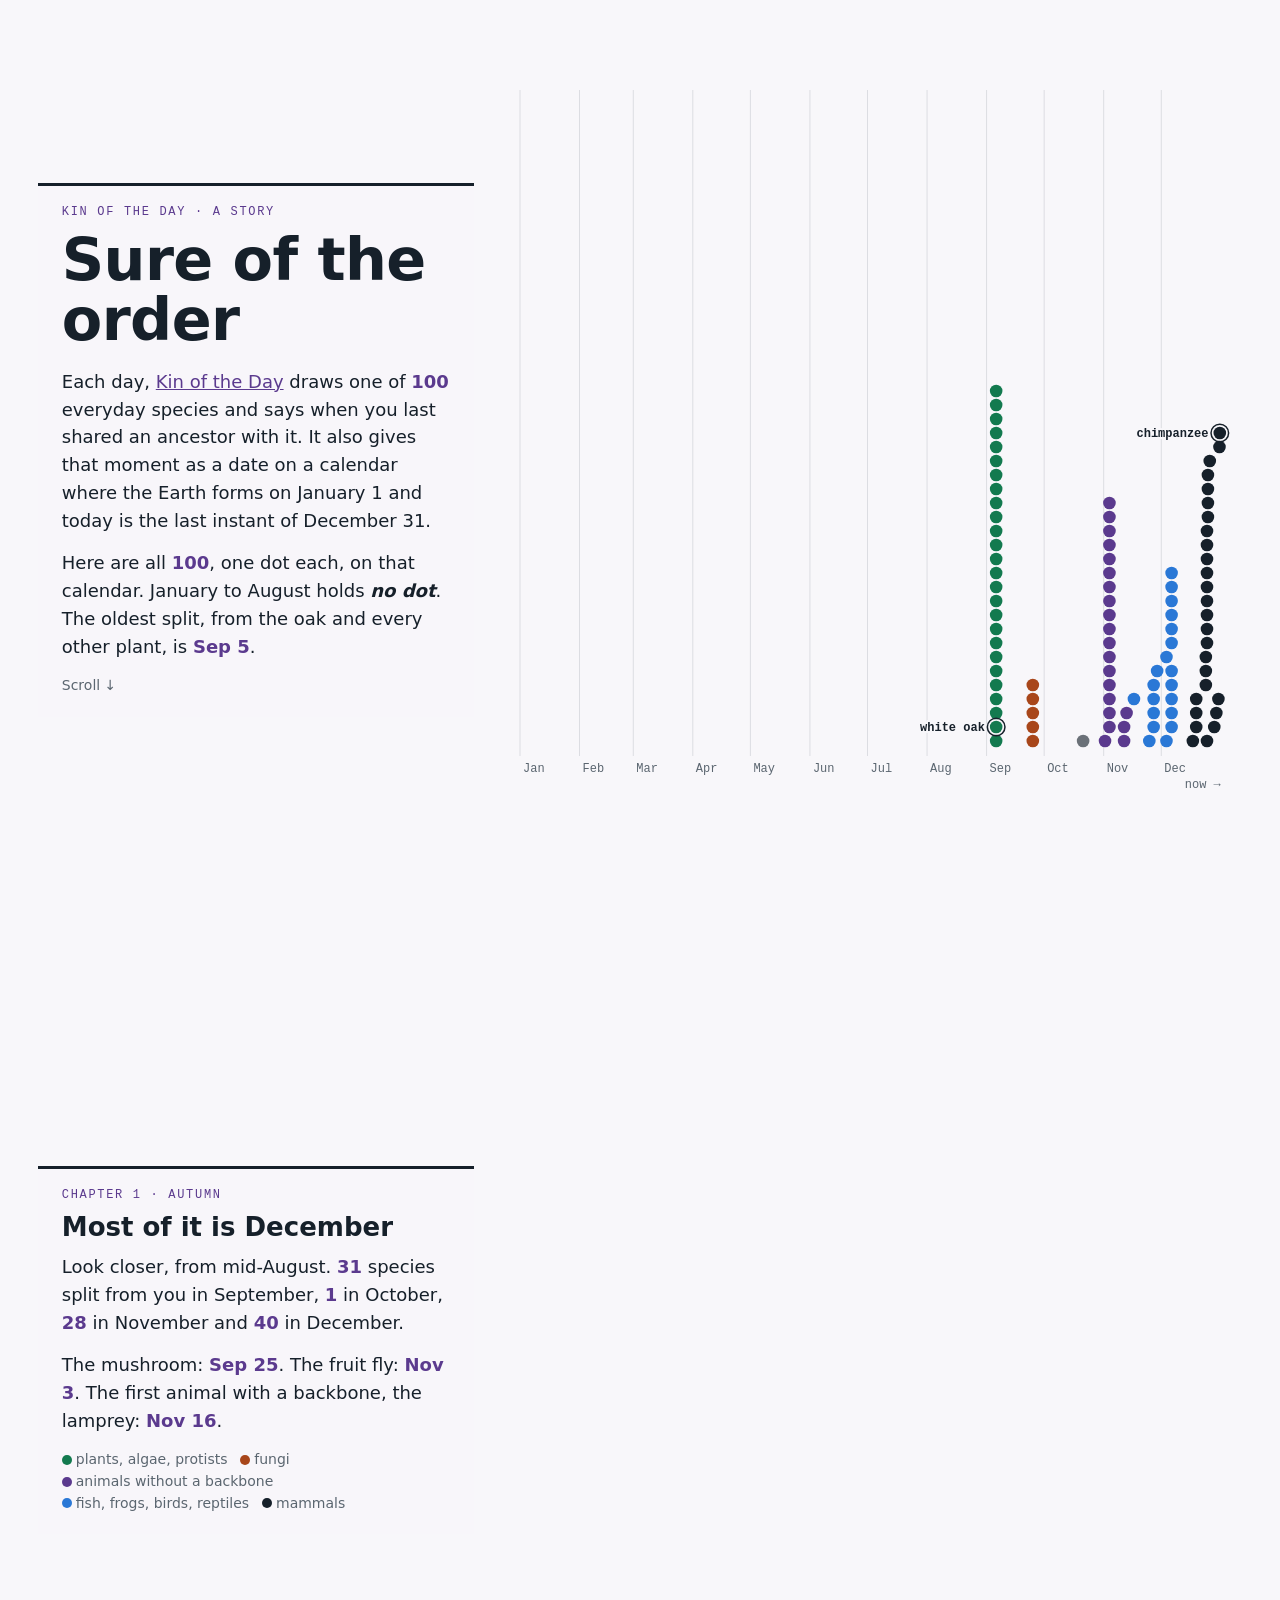
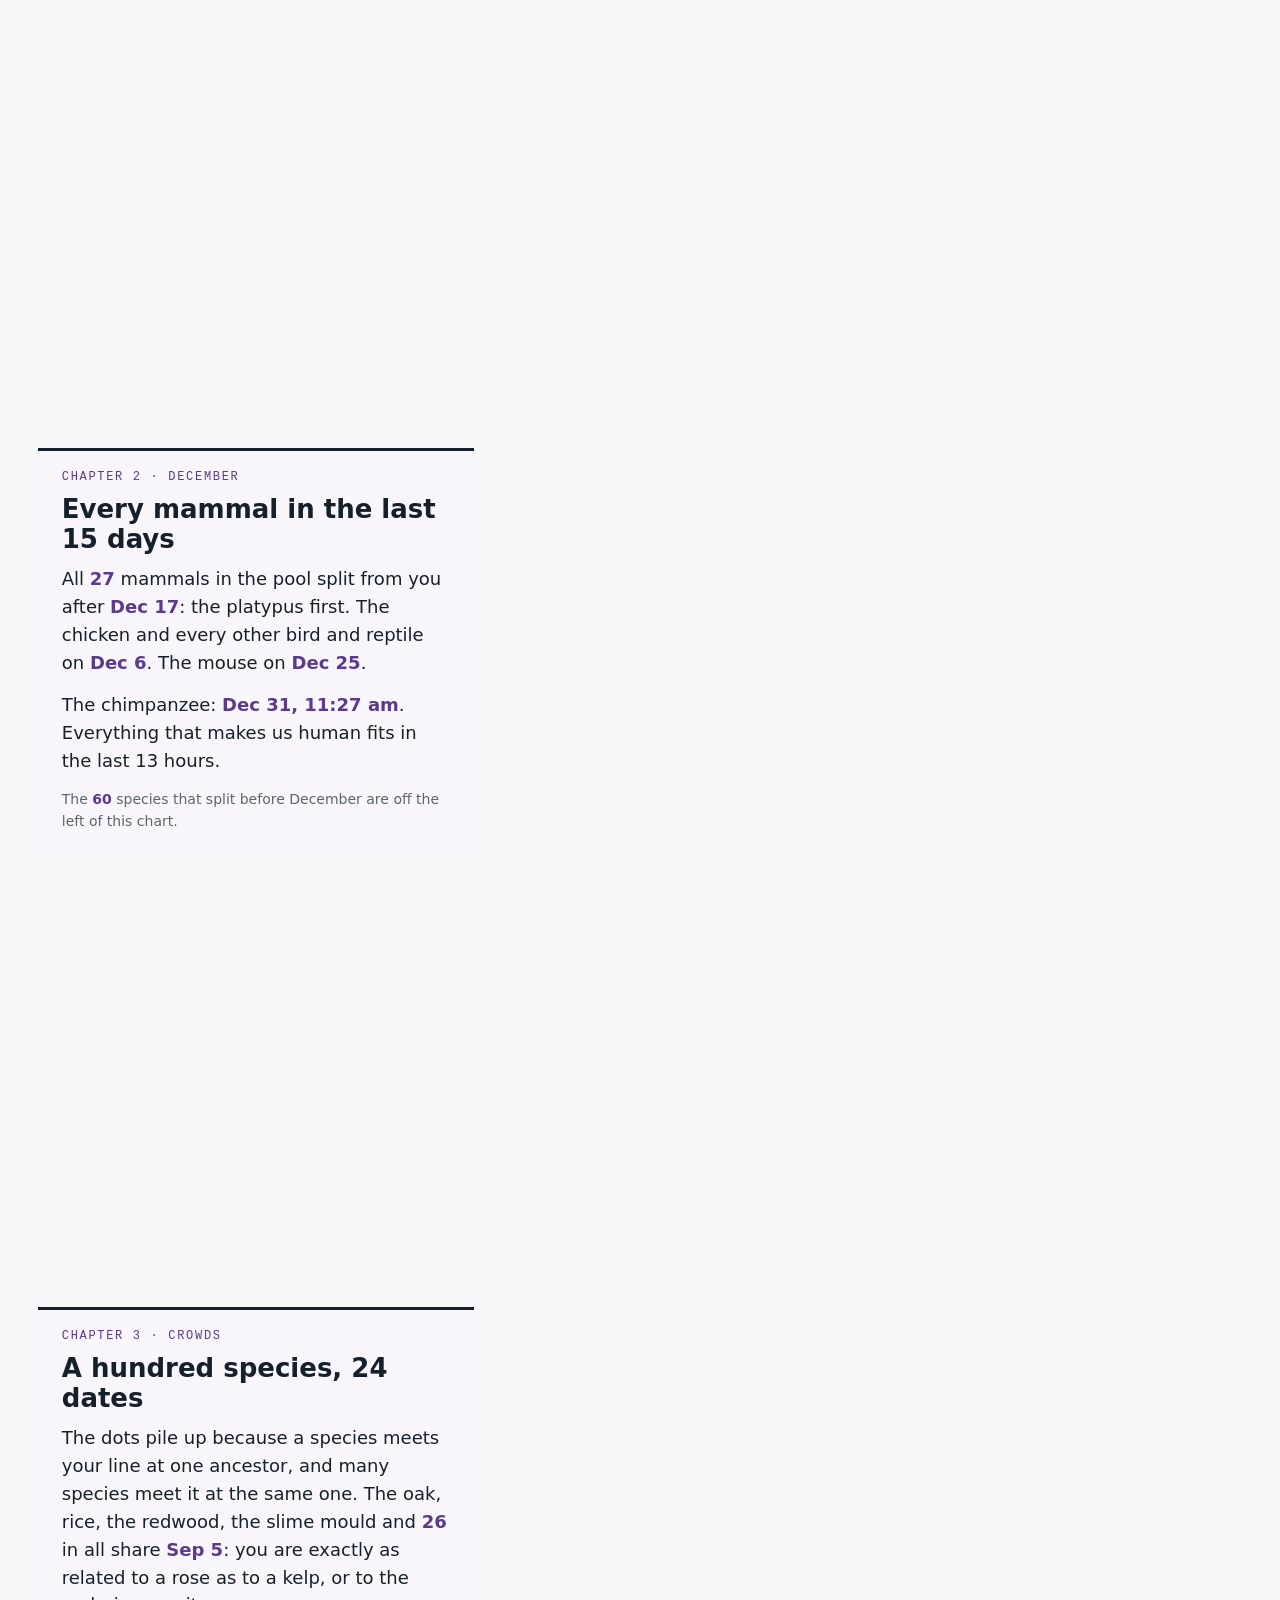
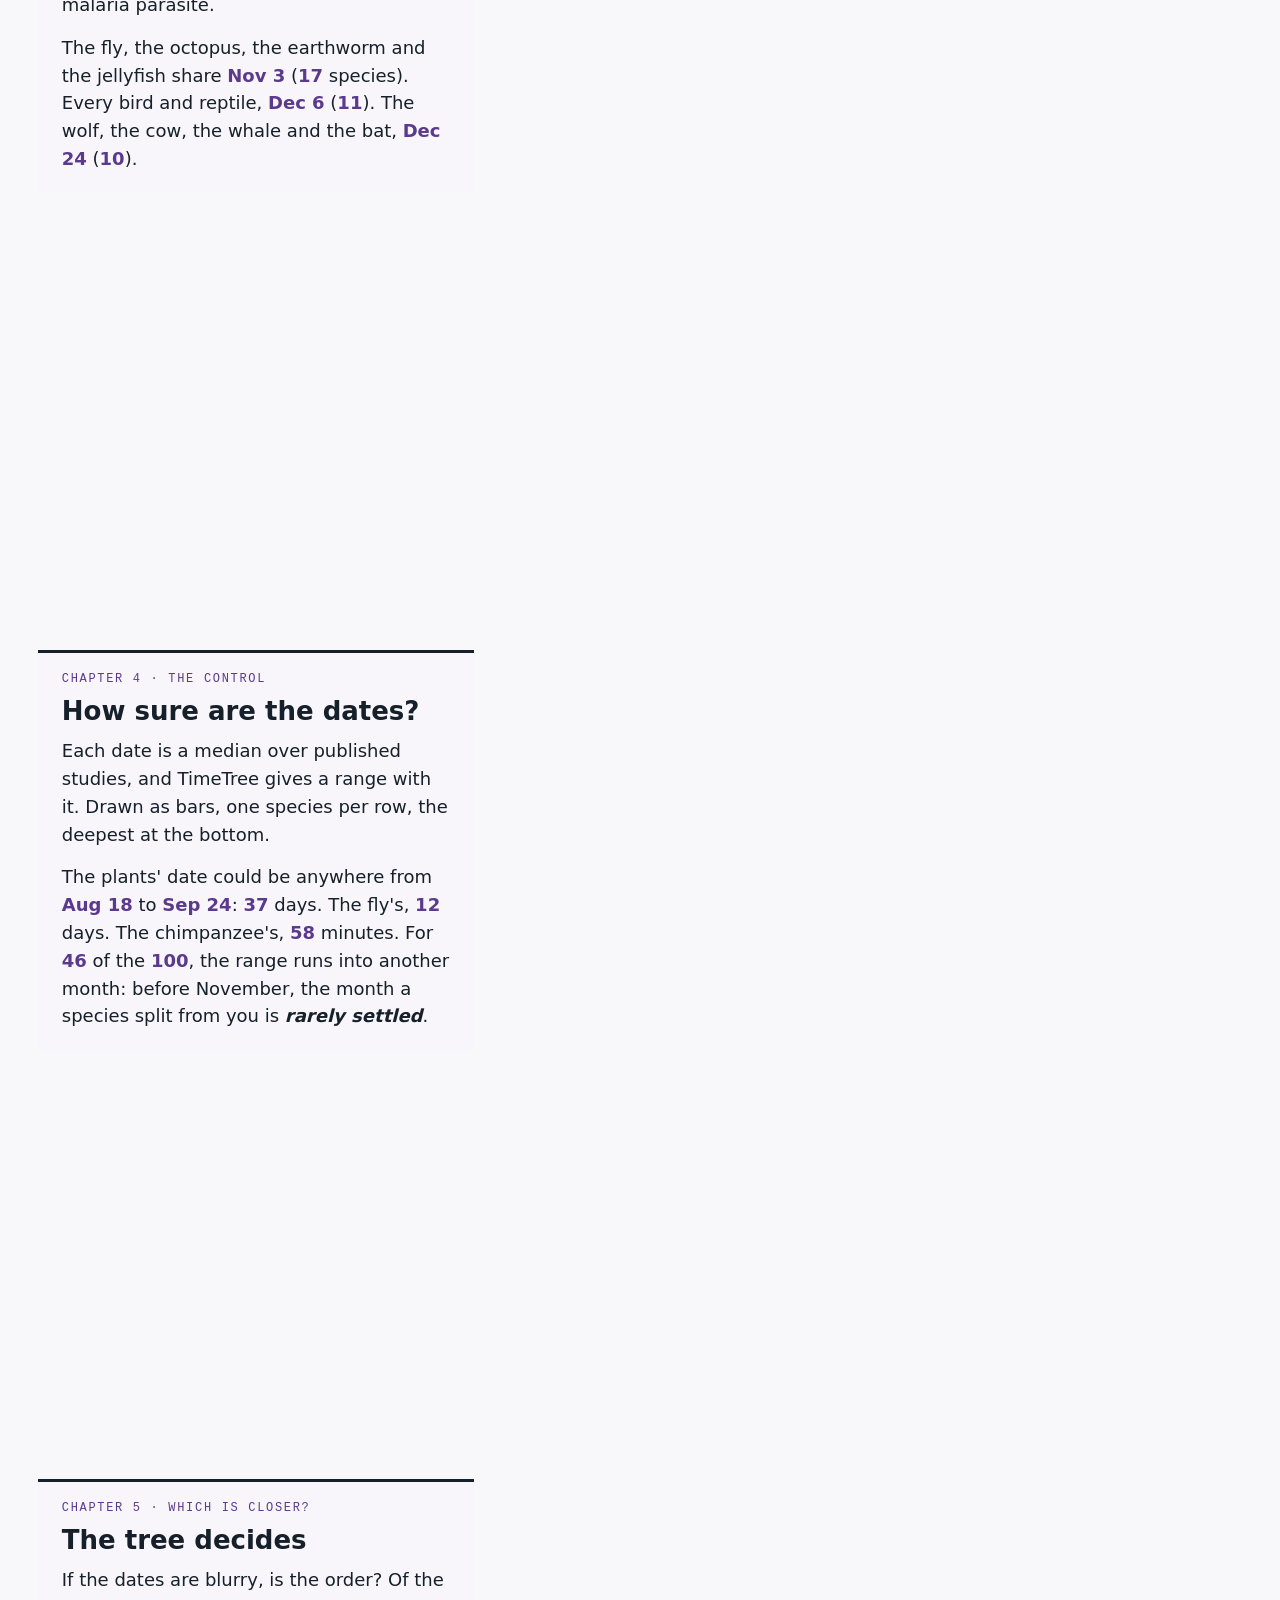
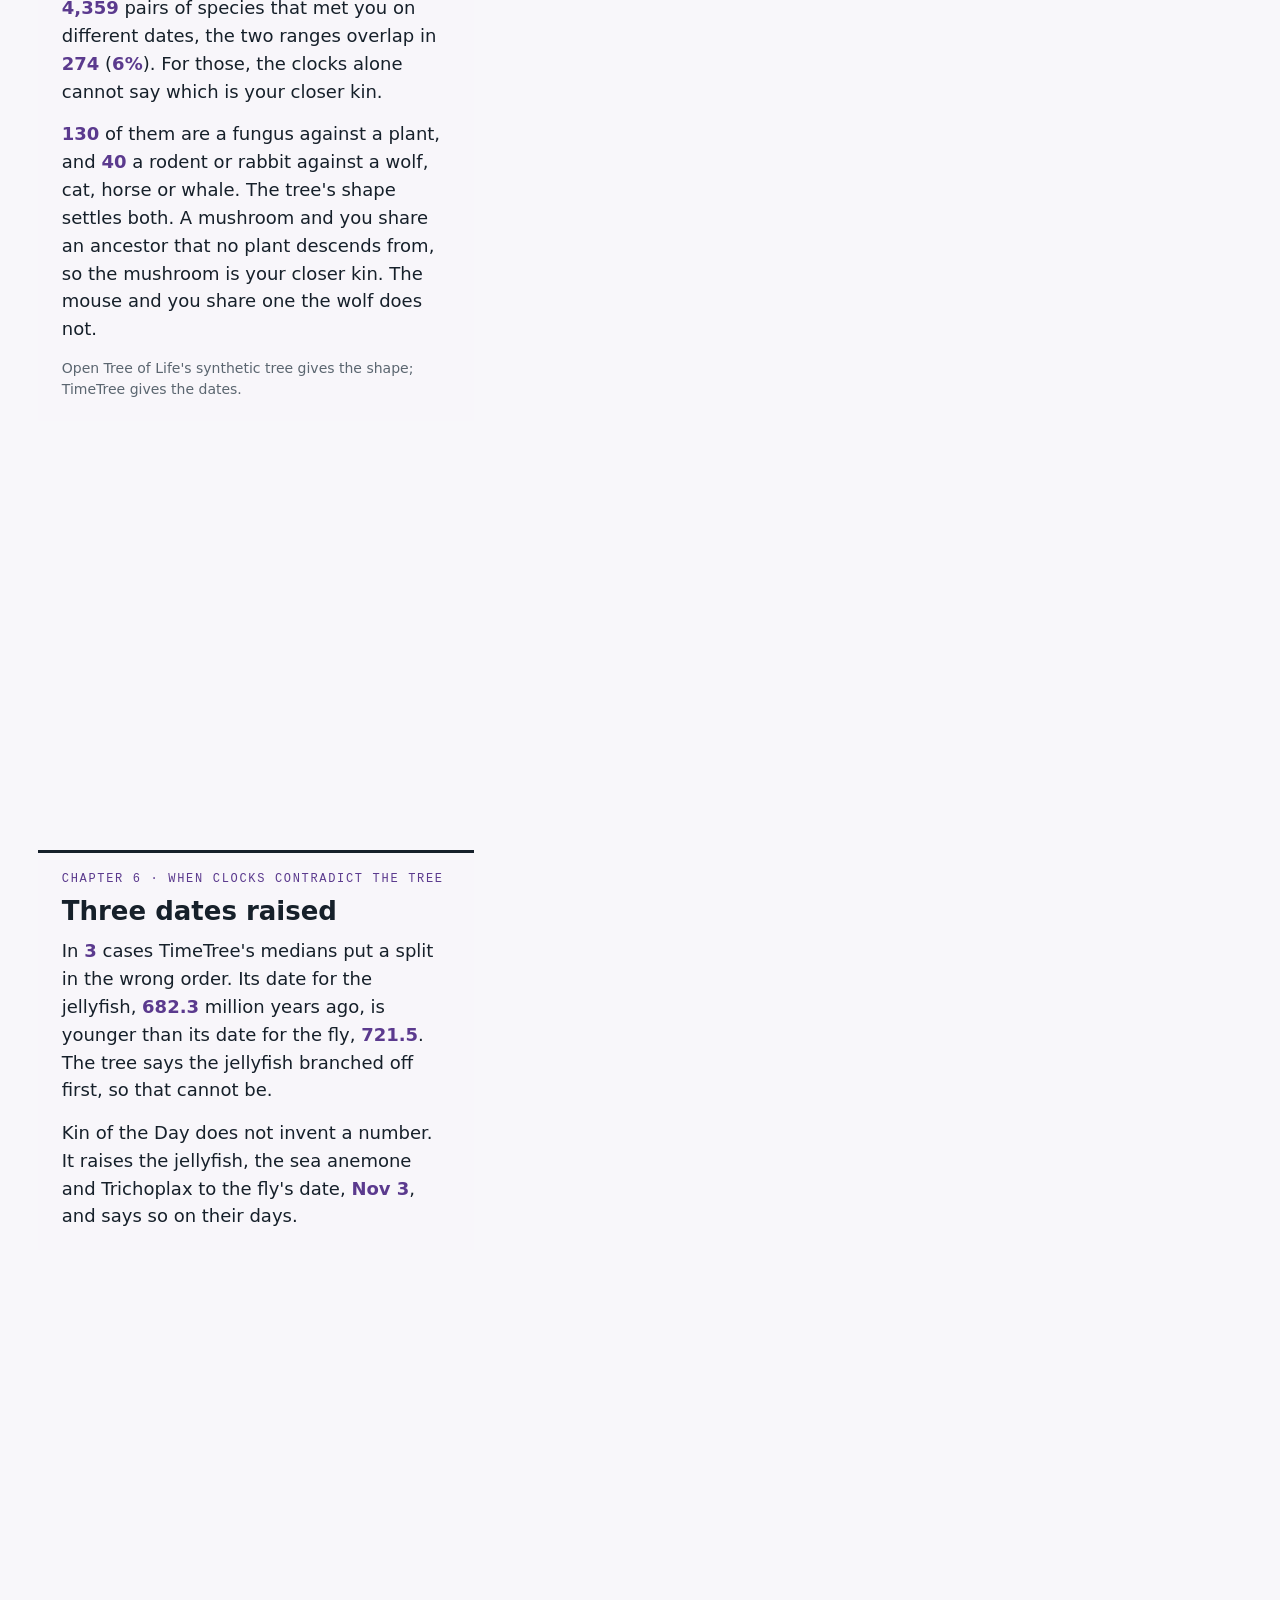
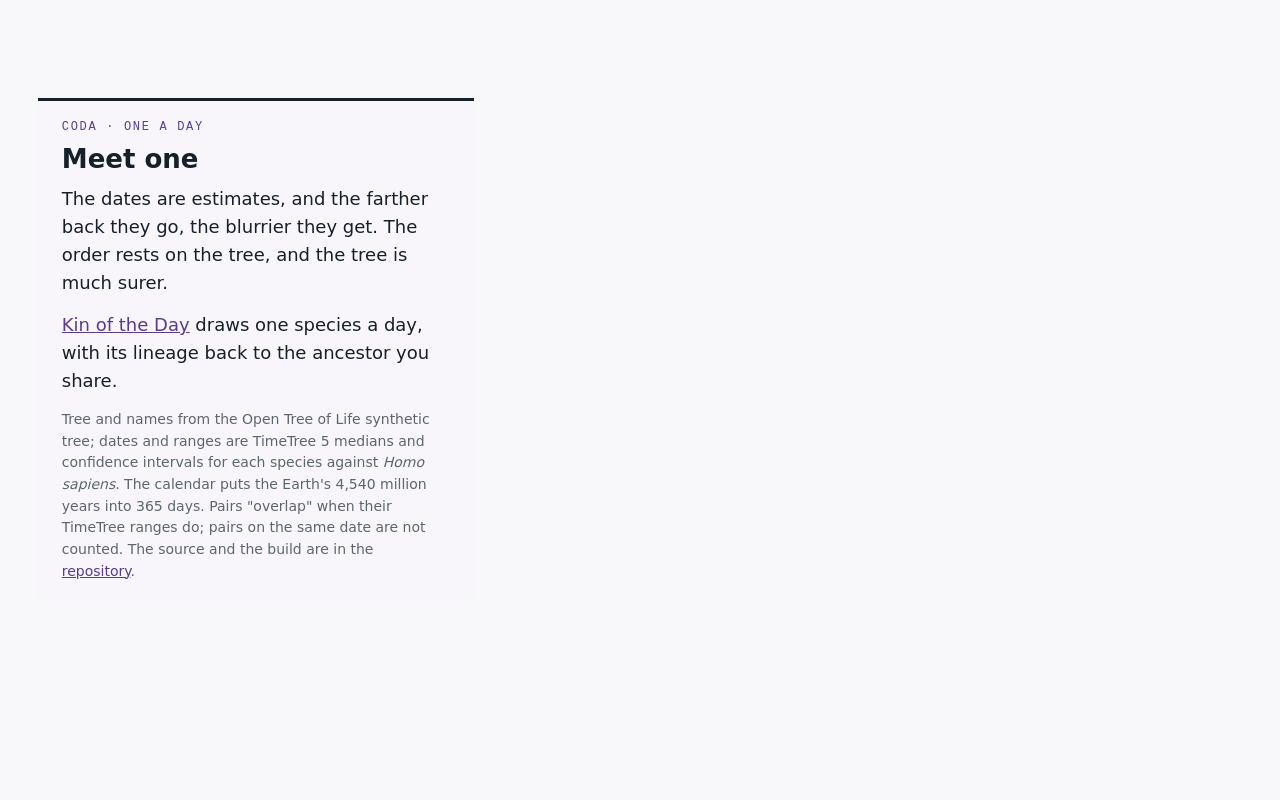
<file: story/index.html>
<!doctype html>
<html lang="en">
<head>
<meta charset="utf-8">
<meta name="viewport" content="width=device-width, initial-scale=1">
<title>Sure of the order · your hundred kin on the Earth's calendar</title>
<meta name="description" content="A scrolling story from Kin of the Day: squeeze the Earth's 4.54 billion years into one year and the 100 species' splits from you all fall after September, 40 of them in December. The clocks behind those dates are blurry; the order mostly is not.">
<link rel="stylesheet" href="style.css">
</head>
<body>
<div id="plot" aria-hidden="true"></div>
<p id="err" role="alert"></p>
<main>

<section class="step" data-step="year"><div>
  <p class="kicker">Kin of the Day · a story</p>
  <h1>Sure of the order</h1>
  <p>Each day, <a href="../">Kin of the Day</a> draws one of <b data-fact="n"></b> everyday
  species and says when you last shared an ancestor with it. It also gives that moment as a
  date on a calendar where the Earth forms on January 1 and today is the last instant of
  December 31.</p>
  <p>Here are all <b data-fact="n"></b>, one dot each, on that calendar. January to August
  holds <span class="w">no dot</span>. The oldest split, from the oak and every other plant, is
  <b data-fact="date:white oak"></b>.</p>
  <p class="small">Scroll ↓</p>
</div></section>

<section class="step" data-step="autumn"><div>
  <p class="kicker">Chapter 1 · Autumn</p>
  <h2>Most of it is December</h2>
  <p>Look closer, from mid-August. <b data-fact="month:Sep"></b> species split from you in
  September, <b data-fact="month:Oct"></b> in October, <b data-fact="month:Nov"></b> in
  November and <b data-fact="month:Dec"></b> in December.</p>
  <p>The mushroom: <b data-fact="date:button mushroom"></b>. The fruit fly:
  <b data-fact="date:fruit fly"></b>. The first animal with a backbone, the lamprey:
  <b data-fact="first:vertebrate"></b>.</p>
  <p class="small"><span class="k plant">plants, algae, protists</span> <span class="k fungus">fungi</span>
  <span class="k animal">animals without a backbone</span> <span class="k vertebrate">fish, frogs,
  birds, reptiles</span> <span class="k mammal">mammals</span></p>
</div></section>

<section class="step" data-step="dec"><div>
  <p class="kicker">Chapter 2 · December</p>
  <h2>Every mammal in the last 15 days</h2>
  <p>All <b data-fact="cat:mammal"></b> mammals in the pool split from you after
  <b data-fact="first:mammal"></b>: the platypus first. The chicken and every other bird and
  reptile on <b data-fact="date:chicken"></b>. The mouse on <b data-fact="date:house mouse"></b>.</p>
  <p>The chimpanzee: <b data-fact="date:chimpanzee"></b>. Everything that makes us human
  fits in the last 13 hours.</p>
  <p class="small">The <b data-fact="before:Dec"></b> species that split before December
  are off the left of this chart.</p>
</div></section>

<section class="step" data-step="crowds"><div>
  <p class="kicker">Chapter 3 · Crowds</p>
  <h2>A hundred species, <b data-fact="dates"></b> dates</h2>
  <p>The dots pile up because a species meets your line at one ancestor, and many species
  meet it at the same one. The oak, rice, the redwood, the slime mould and
  <b data-fact="share:white oak"></b> in all share <b data-fact="date:white oak"></b>: you are
  exactly as related to a rose as to a kelp, or to the malaria parasite.</p>
  <p>The fly, the octopus, the earthworm and the jellyfish share <b data-fact="date:fruit fly"></b>
  (<b data-fact="share:fruit fly"></b> species). Every bird and reptile, <b data-fact="date:chicken"></b>
  (<b data-fact="share:chicken"></b>). The wolf, the cow, the whale and the bat,
  <b data-fact="date:gray wolf"></b> (<b data-fact="share:gray wolf"></b>).</p>
</div></section>

<section class="step" data-step="blur"><div>
  <p class="kicker">Chapter 4 · The control</p>
  <h2>How sure are the dates?</h2>
  <p>Each date is a median over published studies, and TimeTree gives a range with it. Drawn
  as bars, one species per row, the deepest at the bottom.</p>
  <p>The plants' date could be anywhere from <b data-fact="from:white oak"></b> to
  <b data-fact="to:white oak"></b>: <b data-fact="span:white oak"></b> days. The fly's,
  <b data-fact="span:fruit fly"></b> days. The chimpanzee's, <b data-fact="mins:chimpanzee"></b>
  minutes. For <b data-fact="flip"></b> of the <b data-fact="n"></b>, the range runs into
  another month: before November, the month a species split from you is <span class="w">rarely
  settled</span>.</p>
</div></section>

<section class="step" data-step="overlap"><div>
  <p class="kicker">Chapter 5 · Which is closer?</p>
  <h2>The tree decides</h2>
  <p>If the dates are blurry, is the order? Of the <b data-fact="pairs"></b> pairs of species
  that met you on different dates, the two ranges overlap in <b data-fact="overlap"></b>
  (<b data-fact="overpct"></b>). For those, the clocks alone cannot say which is your closer
  kin.</p>
  <p><b data-fact="over:white oak|button mushroom"></b> of them are a fungus against a plant,
  and <b data-fact="over:house mouse|gray wolf"></b> a rodent or rabbit against a wolf, cat, horse or whale.
  The tree's shape settles both. A mushroom and you share an ancestor that no plant descends
  from, so the mushroom is your closer kin. The mouse and you share one the wolf does not.</p>
  <p class="small">Open Tree of Life's synthetic tree gives the shape; TimeTree gives the dates.</p>
</div></section>

<section class="step" data-step="clash"><div>
  <p class="kicker">Chapter 6 · When clocks contradict the tree</p>
  <h2>Three dates raised</h2>
  <p>In <b data-fact="raised"></b> cases TimeTree's medians put a split in the wrong order. Its
  date for the jellyfish, <b data-fact="tt:moon jellyfish"></b> million years ago, is younger
  than its date for the fly, <b data-fact="age:fruit fly"></b>. The tree says the jellyfish
  branched off first, so that cannot be.</p>
  <p>Kin of the Day does not invent a number. It raises the jellyfish, the sea anemone and
  Trichoplax to the fly's date, <b data-fact="date:moon jellyfish"></b>, and says so on their
  days.</p>
</div></section>

<section class="step" data-step="autumn"><div>
  <p class="kicker">Coda · One a day</p>
  <h2>Meet one</h2>
  <p>The dates are estimates, and the farther back they go, the blurrier they get. The order
  rests on the tree, and the tree is much surer.</p>
  <p><a href="../">Kin of the Day</a> draws one species a day, with its lineage back to the
  ancestor you share.</p>
  <p class="small">Tree and names from the Open Tree of Life synthetic tree; dates and ranges
  are TimeTree 5 medians and confidence intervals for each species against <i>Homo sapiens</i>.
  The calendar puts the Earth's 4,540 million years into 365 days. Pairs "overlap" when their
  TimeTree ranges do; pairs on the same date are not counted. The source and the build are in
  the <a href="https://github.com/matmat202/kin-of-the-day">repository</a>.</p>
</div></section>

</main>
<script type="module" src="story.js"></script>
</body>
</html>
</file>
<file: story/style.css>
:root { --paper: #f8f7fa; --ink: #16202a; --mute: #5b6670; --red: #5b3a8e; }
* { box-sizing: border-box; }
html { background: var(--paper); color: var(--ink); }
body { margin: 0; font: 18px/1.55 system-ui, -apple-system, 'Segoe UI', sans-serif; }
/* The plot box: the SVG fills it; month labels hang below it. */
#plot { position: fixed; z-index: 0; pointer-events: none; left: 40vw; right: 4vw; top: 10vh; bottom: 16vh; }
#chart { position: absolute; inset: 0; width: 100%; height: 100%; overflow: visible; }
#chart circle { transition: transform .8s ease, fill .5s, opacity .5s, r .8s; }
#chart line.bar { stroke-width: 1.6; stroke-linecap: round; transition: opacity .5s, x1 .8s, x2 .8s, y1 .8s, y2 .8s; }
#chart line.grid { stroke: #dcdde2; stroke-width: 1; }
#chart text { font: 12px/1 ui-monospace, Menlo, monospace; }
#chart .tick { fill: var(--mute); }
#chart .end { text-anchor: end; }
#chart .ring { fill: none; stroke: var(--ink); stroke-width: 1.5; }
#chart .lab { fill: var(--ink); font-weight: 700; paint-order: stroke; stroke: var(--paper); stroke-width: 4px; stroke-linejoin: round; }
main { position: relative; z-index: 3; width: 34vw; margin-left: 3vw; }
.step { min-height: 100vh; display: flex; align-items: center; }
.step > div { background: rgba(248,247,250,.94); padding: 1.1em 1.3em; border-top: 3px solid var(--ink); }
h1 { font: 700 clamp(34px, 4.6vw, 64px)/1.02 system-ui, sans-serif; margin: 0 0 .3em; letter-spacing: -.01em; }
h2 { font: 700 26px/1.15 system-ui, sans-serif; margin: 0 0 .4em; }
.kicker { font: 12px/1 ui-monospace, Menlo, monospace; letter-spacing: .14em; text-transform: uppercase; color: var(--red); margin: 0 0 1em; }
p { margin: 0 0 .8em; }
p:last-child { margin-bottom: 0; }
b[data-fact] { color: var(--red); font-variant-numeric: tabular-nums; }
h2 b[data-fact] { color: inherit; }
.w { font-style: italic; font-weight: 700; }
.small { font-size: 14px; color: var(--mute); }
.k { white-space: nowrap; margin-right: .6em; }
.k::before { content: ''; display: inline-block; width: .7em; height: .7em; border-radius: 50%; margin-right: .3em; vertical-align: -.05em; }
.k.plant::before { background: #137a4f; } .k.fungus::before { background: #a8461a; }
.k.animal::before { background: #5b3a8e; } .k.vertebrate::before { background: #2a78d6; }
.k.mammal::before { background: #16202a; }
a { color: var(--red); }
#err { display: none; }
body.failed #err { display: block; position: fixed; z-index: 9; left: 40vw; top: 40vh; color: #a8461a; }
@media (max-width: 760px) {
  body { font-size: 16px; }
  #plot { left: 5vw; right: 5vw; top: 4vh; bottom: 62vh; }
  main { width: auto; margin: 0 4vw; }
  /* the card starts under the plot and its month labels, rather than rising over them */
  .step { align-items: flex-start; padding-top: 45vh; padding-bottom: 6vh; min-height: 100vh; }
  #chart text { font-size: 10px; }
}
</file>
